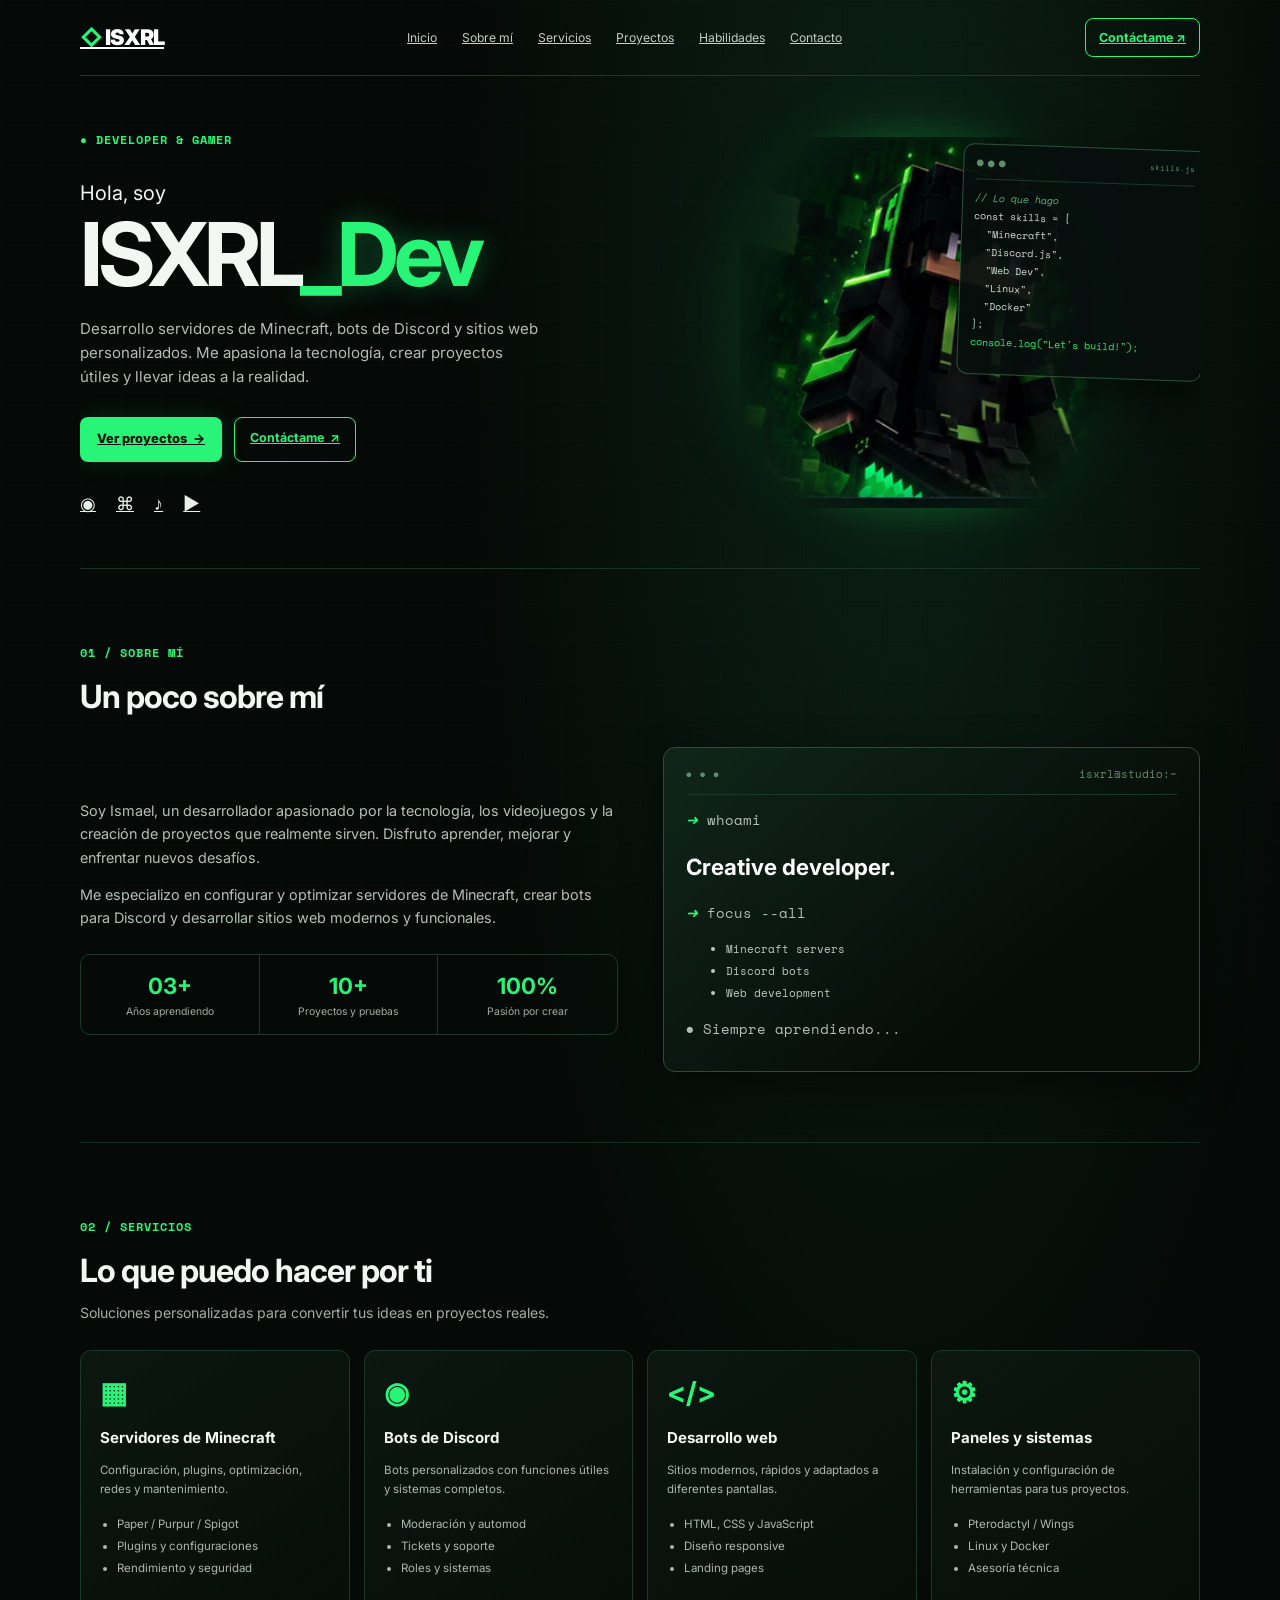
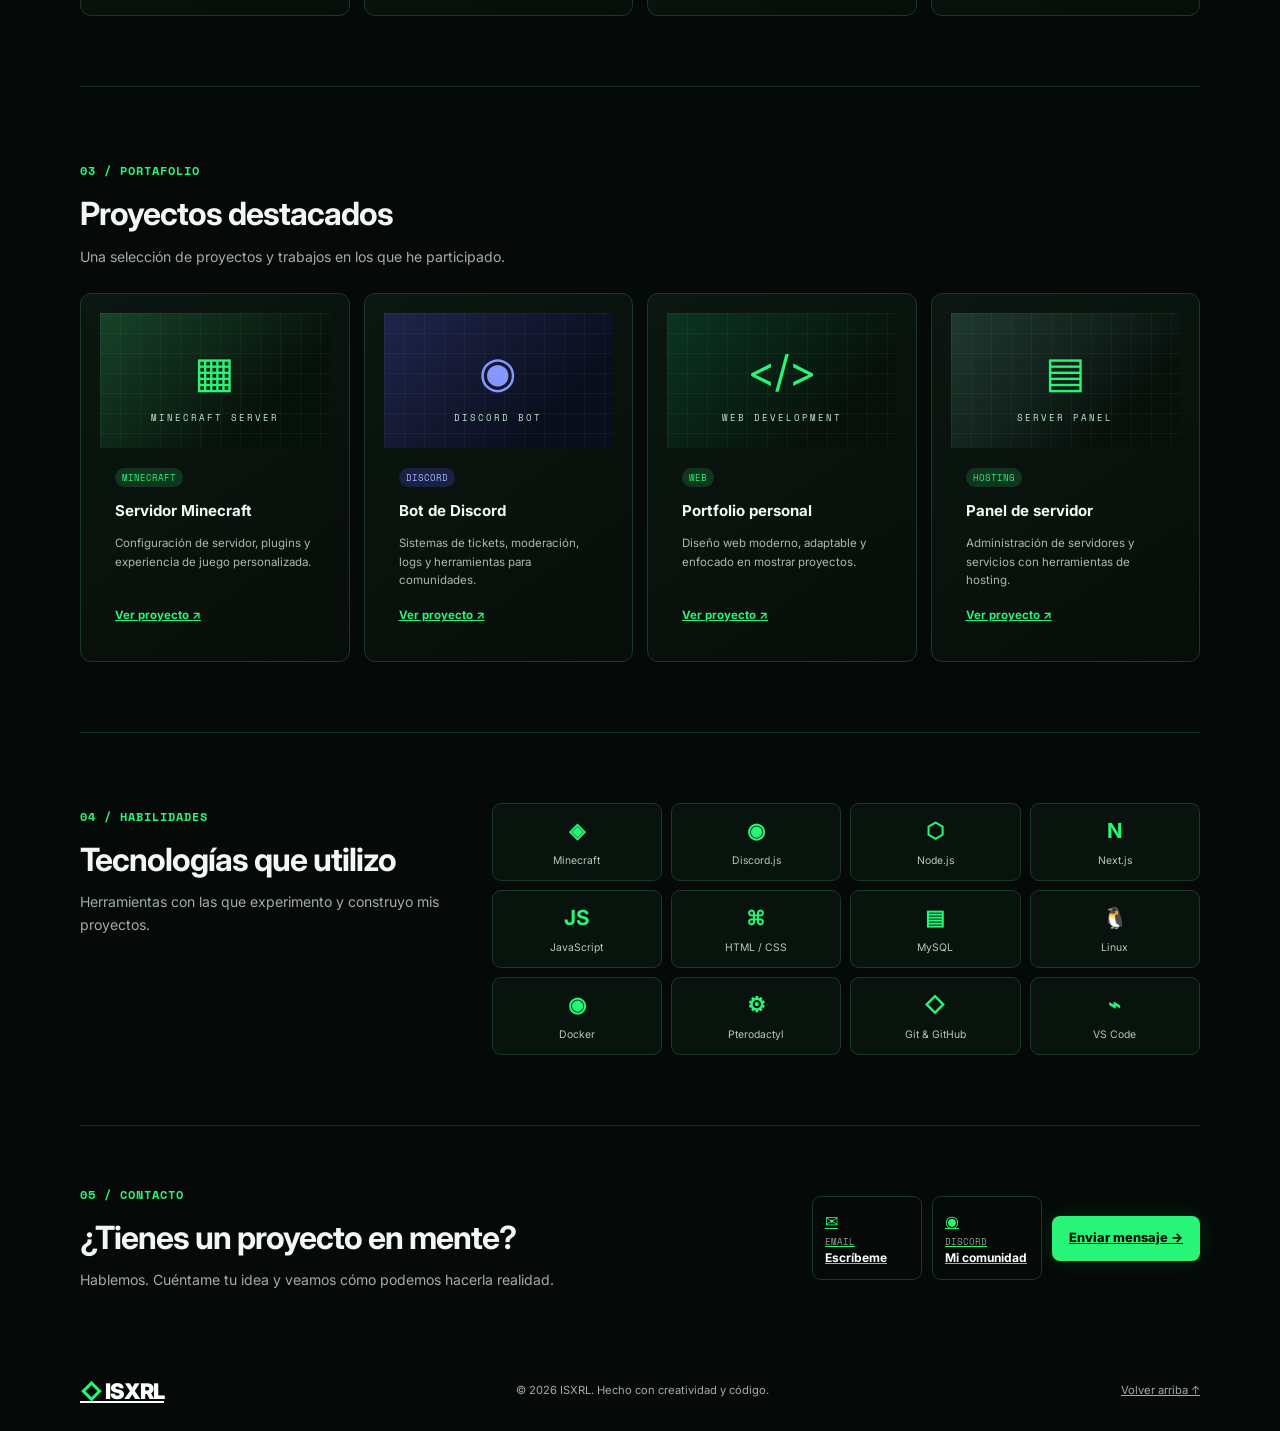
<file: index.html>
<!DOCTYPE html>
<html lang="es">
<head>
<meta charset="UTF-8"><meta name="viewport" content="width=device-width, initial-scale=1"><meta name="theme-color" content="#050907">
<meta name="description" content="ISXRL — Servidores Minecraft, bots de Discord y desarrollo web."><title>ISXRL | Developer</title><link rel="stylesheet" href="styles.css">
</head>
<body>
<header class="topbar"><a class="logo" href="#inicio">◇ ISXRL</a><button class="menu-btn" aria-label="Abrir menú">☰</button><nav id="nav"><a href="#inicio">Inicio</a><a href="#sobre-mi">Sobre mí</a><a href="#servicios">Servicios</a><a href="#proyectos">Proyectos</a><a href="#habilidades">Habilidades</a><a href="#contacto">Contacto</a></nav><a class="outline-btn head-btn" href="#contacto">Contáctame ↗</a></header>
<main>
<section class="hero wrap" id="inicio"><div class="hero-text"><span class="eyebrow">● DEVELOPER & GAMER</span><p class="hello">Hola, soy</p><h1>ISXRL<span>_Dev</span></h1><p class="lead">Desarrollo servidores de Minecraft, bots de Discord y sitios web personalizados. Me apasiona la tecnología, crear proyectos útiles y llevar ideas a la realidad.</p><div class="actions"><a class="green-btn" href="#proyectos">Ver proyectos&nbsp; →</a><a class="outline-btn" href="#contacto">Contáctame&nbsp; ↗</a></div><div class="socials"><a href="#contacto">◉</a><a href="#proyectos">⌘</a><a href="#contacto">♪</a><a href="#contacto">▶</a></div></div><div class="hero-art"><div class="glow"></div><img class="avatar-image" src="hero-character.png" alt="Personaje de Minecraft con iluminación verde y estética ISXRL"><div class="code"><div class="dots">● ● ● <small>skills.js</small></div><pre><em>// Lo que hago</em>
const skills = [
  "Minecraft",
  "Discord.js",
  "Web Dev",
  "Linux",
  "Docker"
];
<span>console.log("Let's build!");</span></pre></div></div></section>
<section class="section wrap" id="sobre-mi"><div class="heading"><small>01 / SOBRE MÍ</small><h2>Un poco sobre mí</h2></div><div class="about-grid"><div><p>Soy Ismael, un desarrollador apasionado por la tecnología, los videojuegos y la creación de proyectos que realmente sirven. Disfruto aprender, mejorar y enfrentar nuevos desafíos.</p><p>Me especializo en configurar y optimizar servidores de Minecraft, crear bots para Discord y desarrollar sitios web modernos y funcionales.</p><div class="stats"><div><b>03+</b><small>Años aprendiendo</small></div><div><b>10+</b><small>Proyectos y pruebas</small></div><div><b>100%</b><small>Pasión por crear</small></div></div></div><div class="terminal"><div class="terminal-top">● ● ● <span>isxrl@studio:~</span></div><p><i>➜</i> whoami</p><h3>Creative developer.</h3><p><i>➜</i> focus --all</p><ul><li>Minecraft servers</li><li>Discord bots</li><li>Web development</li></ul><p class="ready">● Siempre aprendiendo...</p></div></div></section>
<section class="section wrap" id="servicios"><div class="heading"><small>02 / SERVICIOS</small><h2>Lo que puedo hacer por ti</h2><p>Soluciones personalizadas para convertir tus ideas en proyectos reales.</p></div><div class="cards four"><article><b class="ico">▦</b><h3>Servidores de Minecraft</h3><p>Configuración, plugins, optimización, redes y mantenimiento.</p><ul><li>Paper / Purpur / Spigot</li><li>Plugins y configuraciones</li><li>Rendimiento y seguridad</li></ul></article><article><b class="ico">◉</b><h3>Bots de Discord</h3><p>Bots personalizados con funciones útiles y sistemas completos.</p><ul><li>Moderación y automod</li><li>Tickets y soporte</li><li>Roles y sistemas</li></ul></article><article><b class="ico">&lt;/&gt;</b><h3>Desarrollo web</h3><p>Sitios modernos, rápidos y adaptados a diferentes pantallas.</p><ul><li>HTML, CSS y JavaScript</li><li>Diseño responsive</li><li>Landing pages</li></ul></article><article><b class="ico">⚙</b><h3>Paneles y sistemas</h3><p>Instalación y configuración de herramientas para tus proyectos.</p><ul><li>Pterodactyl / Wings</li><li>Linux y Docker</li><li>Asesoría técnica</li></ul></article></div></section>
<section class="section wrap" id="proyectos"><div class="heading"><small>03 / PORTAFOLIO</small><h2>Proyectos destacados</h2><p>Una selección de proyectos y trabajos en los que he participado.</p></div><div class="cards four projects"><article><div class="project-art mc">▦<small>MINECRAFT SERVER</small></div><div class="project-body"><label>MINECRAFT</label><h3>Servidor Minecraft</h3><p>Configuración de servidor, plugins y experiencia de juego personalizada.</p><a href="#contacto">Ver proyecto ↗</a></div></article><article><div class="project-art dc">◉<small>DISCORD BOT</small></div><div class="project-body"><label class="blue">DISCORD</label><h3>Bot de Discord</h3><p>Sistemas de tickets, moderación, logs y herramientas para comunidades.</p><a href="#contacto">Ver proyecto ↗</a></div></article><article><div class="project-art web">&lt;/&gt;<small>WEB DEVELOPMENT</small></div><div class="project-body"><label>WEB</label><h3>Portfolio personal</h3><p>Diseño web moderno, adaptable y enfocado en mostrar proyectos.</p><a href="#contacto">Ver proyecto ↗</a></div></article><article><div class="project-art panel">▤<small>SERVER PANEL</small></div><div class="project-body"><label>HOSTING</label><h3>Panel de servidor</h3><p>Administración de servidores y servicios con herramientas de hosting.</p><a href="#contacto">Ver proyecto ↗</a></div></article></div></section>
<section class="section wrap skills" id="habilidades"><div class="heading"><small>04 / HABILIDADES</small><h2>Tecnologías que utilizo</h2><p>Herramientas con las que experimento y construyo mis proyectos.</p></div><div class="skill-grid"><div>◈<small>Minecraft</small></div><div>◉<small>Discord.js</small></div><div>⬡<small>Node.js</small></div><div>N<small>Next.js</small></div><div>JS<small>JavaScript</small></div><div>⌘<small>HTML / CSS</small></div><div>▤<small>MySQL</small></div><div>🐧<small>Linux</small></div><div>◉<small>Docker</small></div><div>⚙<small>Pterodactyl</small></div><div>◇<small>Git & GitHub</small></div><div>⌁<small>VS Code</small></div></div></section>
<section class="contact wrap" id="contacto"><div><small>05 / CONTACTO</small><h2>¿Tienes un proyecto en mente?</h2><p>Hablemos. Cuéntame tu idea y veamos cómo podemos hacerla realidad.</p></div><div class="contact-links"><a href="contact.ismaelstudio@gmail.com">✉<small>EMAIL</small><b>Escríbeme</b></a><a href="https://discord.com/" target="_blank" rel="noreferrer">◉<small>DISCORD</small><b>Mi comunidad</b></a><a class="green-btn" href="contact.ismaelstudio@gmail.com">Enviar mensaje →</a></div></section>
</main><footer class="footer wrap"><a class="logo" href="#inicio">◇ ISXRL</a><p>© <span id="year"></span> ISXRL. Hecho con creatividad y código.</p><a href="#inicio">Volver arriba ↑</a></footer><script src="script.js"></script>
</body></html>
</file>
<file: styles.css>
@import url('https://fonts.googleapis.com/css2?family=Inter:wght@400;500;600;700;800;900&family=Space+Mono:wght@400;700&display=swap');
:root{--bg:#050907;--panel:#09130e;--line:#1b3828;--green:#28f477;--text:#f2f7f3;--muted:#9eafa4}*{box-sizing:border-box}html{scroll-behavior:smooth;scroll-padding-top:85px}body{margin:0;background:radial-gradient(ellipse at 70% 10%,#0b2114 0,transparent 35%),var(--bg);color:var(--text);font-family:Inter,Arial,sans-serif;line-height:1.6}body:before{content:"";position:fixed;inset:0;z-index:-1;pointer-events:none;opacity:.18;background-image:linear-gradient(#7aff9a14 1px,transparent 1px),linear-gradient(90deg,#7aff9a14 1px,transparent 1px);background-size:40px 40px}.wrap,.topbar{width:min(1120px,calc(100% - 48px));margin:auto}.topbar{height:76px;display:flex;align-items:center;justify-content:space-between;border-bottom:1px solid var(--line);position:relative;z-index:5}.logo{font-size:1.35rem;font-weight:900;letter-spacing:-1px;color:#fff}.logo:first-letter{color:var(--green)}nav{display:flex;gap:25px}nav a{font-size:.76rem;color:#c1cec5}nav a:hover{color:var(--green)}.outline-btn{border:1px solid var(--green);color:var(--green);border-radius:8px;padding:10px 15px;font-size:.78rem;font-weight:700}.head-btn{padding:9px 13px}.menu-btn{display:none;background:none;color:var(--green);border:1px solid var(--line);border-radius:7px;padding:7px 10px}.hero{min-height:490px;display:grid;grid-template-columns:1fr 1fr;align-items:center;position:relative;border-bottom:1px solid #1a3325;overflow:hidden}.hero-text{padding:50px 0;z-index:2}.eyebrow,.heading small,.contact>div>small{font:700 .72rem 'Space Mono';color:var(--green);letter-spacing:1px}.hello{margin:25px 0 0;font-size:1.25rem}.hero h1{font-size:clamp(3.6rem,7vw,5.5rem);line-height:1.03;letter-spacing:-5px;margin:0 0 18px}.hero h1 span{color:var(--green);text-shadow:0 0 28px #28f47755}.lead{max-width:460px;color:#b1bdb5;font-size:.94rem}.actions{display:flex;gap:12px;margin-top:28px}.green-btn{display:inline-block;background:var(--green);color:#031008;border-radius:8px;padding:12px 17px;font-size:.8rem;font-weight:800;box-shadow:0 0 25px #28f47722}.socials{display:flex;gap:20px;margin-top:27px}.socials a{color:#e6f1e9;font-size:1.15rem}.socials a:hover{color:var(--green)}.hero-art{height:440px;position:relative;display:flex;align-items:center;justify-content:center}.glow{position:absolute;width:360px;height:360px;border-radius:50%;background:#20f66a1e;filter:blur(45px)}.avatar-image{position:relative;z-index:1;width:360px;max-width:100%;height:420px;object-fit:contain;filter:drop-shadow(0 0 28px #21f36a55);mask-image:radial-gradient(ellipse,black 53%,transparent 78%)}.code{position:absolute;right:-5px;top:45px;width:245px;padding:12px;background:#07100ded;border:1px solid #285339;border-radius:11px;transform:rotate(2deg);z-index:3;box-shadow:0 15px 45px #0009}.dots{font-size:9px;color:#5b926d;border-bottom:1px solid var(--line);padding-bottom:8px}.dots small{float:right;font-family:'Space Mono'}.code pre{white-space:pre-wrap;color:#d0dfd4;font:10px/1.8 'Space Mono'}.code em{color:#69aa7b}.code pre span{color:var(--green)}.section{padding-top:70px;padding-bottom:70px;border-bottom:1px solid #172c20}.heading{margin-bottom:25px}.heading h2,.contact h2{font-size:2rem;letter-spacing:-1px;margin:6px 0}.heading p,.contact p{font-size:.88rem;color:var(--muted);margin:4px 0}.about-grid{display:grid;grid-template-columns:1fr 1fr;gap:45px;align-items:center}.about-grid p{font-size:.9rem;color:#b3c0b7}.stats{display:grid;grid-template-columns:repeat(3,1fr);border:1px solid var(--line);border-radius:10px;margin-top:25px}.stats div{text-align:center;padding:13px 5px;border-right:1px solid var(--line)}.stats div:last-child{border:0}.stats b{display:block;color:var(--green);font-size:1.4rem}.stats small{display:block;color:var(--muted);font-size:.65rem}.terminal{padding:18px 22px;border:1px solid #285037;border-radius:12px;background:linear-gradient(140deg,#102619,#060c08 70%);font:11px 'Space Mono';color:#b9cbbf;box-shadow:0 12px 40px #0007}.terminal-top{padding-bottom:12px;border-bottom:1px solid var(--line);color:#648b70}.terminal-top span{float:right}.terminal i,.ready{color:var(--green)}.terminal h3{font:700 1.4rem Inter;color:white}.terminal li{line-height:2}.cards{display:grid;gap:14px}.four{grid-template-columns:repeat(4,1fr)}.cards article{background:linear-gradient(145deg,#0b1710,#070d09);border:1px solid var(--line);border-radius:11px;overflow:hidden;transition:.2s}.cards article:hover{transform:translateY(-4px);border-color:var(--green);box-shadow:0 12px 35px #16f35c14}.cards article:not(.project-card){padding:19px}.ico{font-size:1.8rem;color:var(--green)}.cards h3{font-size:.94rem;margin:10px 0 5px}.cards p,.cards li{font-size:.72rem;color:#aab8ae}.cards ul{padding-left:17px;line-height:1.9}.project-art{height:135px;display:flex;align-items:center;justify-content:center;flex-direction:column;gap:5px;font-size:2.7rem;color:var(--green);background:linear-gradient(135deg,#174329,#07110b 70%);position:relative}.project-art:after{content:"";position:absolute;inset:0;background-image:linear-gradient(#aaffb00d 1px,transparent 1px),linear-gradient(90deg,#aaffb00d 1px,transparent 1px);background-size:20px 20px}.project-art>*{z-index:1}.project-art small{font:9px 'Space Mono';letter-spacing:2px;color:#c2e9ce}.project-art.dc{background:linear-gradient(135deg,#20244c,#090e1d 75%);color:#8796ff}.project-art.web{background:linear-gradient(135deg,#0b3521,#07100b 75%)}.project-art.panel{background:linear-gradient(135deg,#203a31,#07100b 75%)}.project-body{padding:15px}.project-body label{font:9px 'Space Mono';color:var(--green);background:#12351f;padding:3px 7px;border-radius:20px}.project-body label.blue{color:#a7b2ff;background:#1b2144}.project-body h3{margin:10px 0 4px}.project-body p{min-height:55px}.project-body a{font-size:.72rem;color:var(--green);font-weight:700}.skills{display:grid;grid-template-columns:.7fr 1.3fr;gap:30px;align-items:start}.skills .heading{margin:0}.skill-grid{display:grid;grid-template-columns:repeat(4,1fr);gap:9px}.skill-grid div{min-height:78px;border:1px solid var(--line);border-radius:9px;background:#09130e;display:flex;align-items:center;justify-content:center;flex-direction:column;gap:5px;color:var(--green);font-size:1.3rem;font-weight:700}.skill-grid small{font-size:.65rem;color:#b8c6bc;font-weight:400}.contact{padding-top:55px;padding-bottom:55px;display:flex;align-items:center;justify-content:space-between;gap:25px}.contact-links{display:flex;align-items:center;gap:10px}.contact-links>a:not(.green-btn){min-width:110px;padding:12px;border:1px solid var(--line);border-radius:9px;color:var(--green)}.contact-links small{display:block;font:9px 'Space Mono';color:#91a397}.contact-links b{display:block;font-size:.75rem;color:white}.footer{min-height:80px;display:flex;align-items:center;justify-content:space-between;gap:15px}.footer p,.footer>a:last-child{font-size:.7rem;color:var(--muted)}
@media(max-width:900px){nav{gap:12px}.four{grid-template-columns:repeat(2,1fr)}.skills{grid-template-columns:1fr}.code{right:-12px;width:215px}}
@media(max-width:650px){.wrap,.topbar{width:calc(100% - 32px)}.topbar{height:66px}.menu-btn{display:block;margin-left:auto;margin-right:10px}nav{display:none;position:absolute;top:65px;left:0;right:0;background:#08120c;border:1px solid var(--line);border-radius:10px;padding:12px;flex-direction:column;gap:0}nav.open{display:flex}nav a{padding:9px}.head-btn{font-size:.68rem;padding:8px}.hero{display:flex;flex-direction:column;align-items:stretch;padding-top:30px}.hero-text{padding:15px 0 0}.hero h1{font-size:3.5rem;letter-spacing:-3px}.lead{font-size:.86rem}.hero-art{height:330px}.avatar-image{height:300px;width:285px}.code{top:20px;right:-7px;width:175px;transform:scale(.85) rotate(2deg);transform-origin:top right}.code pre{font-size:8px}.section{padding-top:52px;padding-bottom:52px}.heading h2,.contact h2{font-size:1.65rem}.about-grid{grid-template-columns:1fr;gap:22px}.four{grid-template-columns:1fr 1fr;gap:9px}.cards article:not(.project-card){padding:14px 12px}.cards h3{font-size:.82rem}.cards p,.cards li{font-size:.66rem}.project-art{height:105px}.project-body{padding:12px}.project-body p{font-size:.67rem;min-height:72px}.skill-grid{grid-template-columns:repeat(3,1fr)}.contact{align-items:flex-start;flex-direction:column}.contact-links{width:100%;display:grid;grid-template-columns:1fr 1fr}.contact-links .green-btn{grid-column:1/-1;text-align:center}.footer{padding:18px 0;flex-wrap:wrap}.footer p{order:3;width:100%;margin:0}}
@media(max-width:380px){.four{grid-template-columns:1fr}.hero h1{font-size:3rem}.skill-grid{grid-template-columns:repeat(2,1fr)}}
</file>
